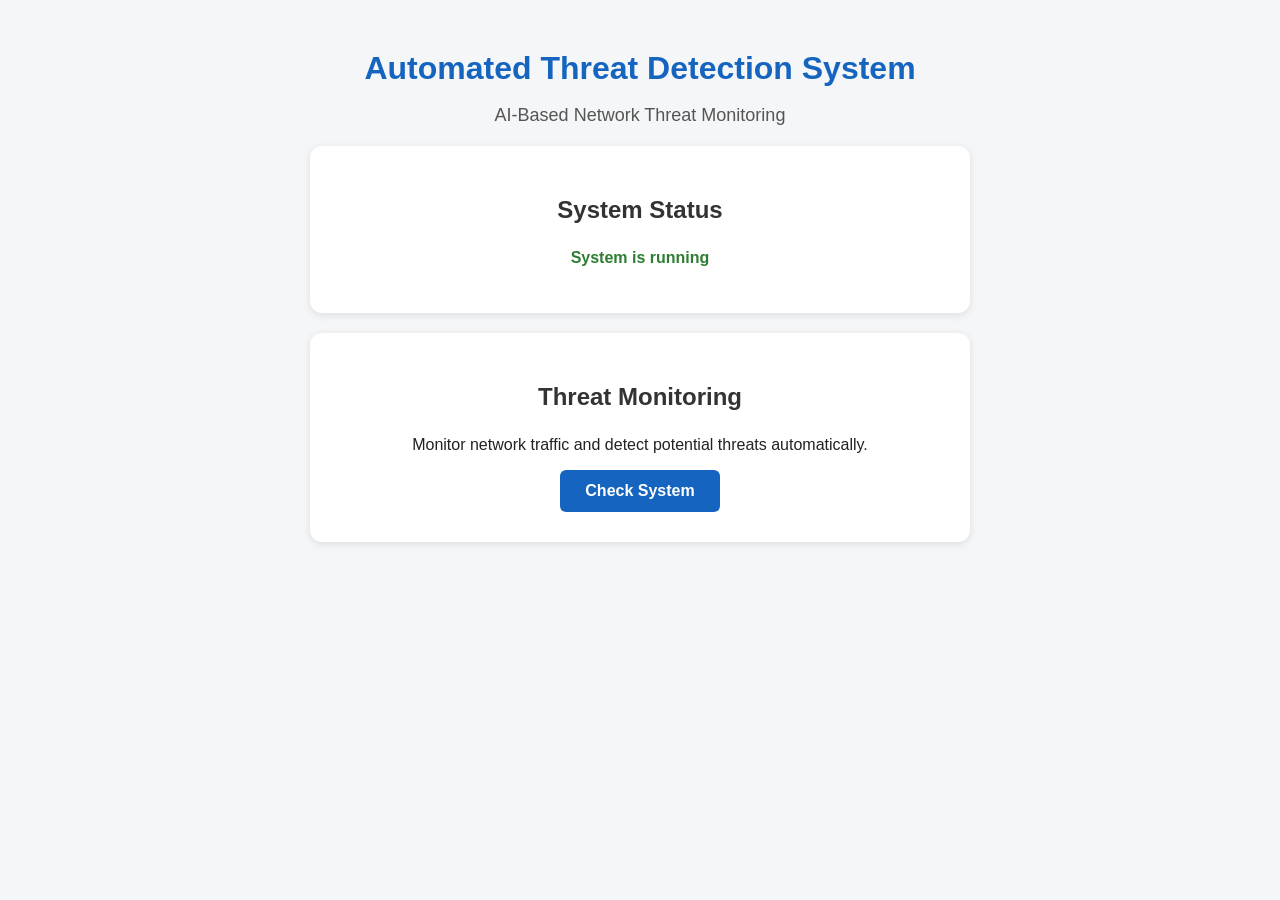
<file: frontend/index.html>
<!DOCTYPE html>
<html>
<head>
    <title>Automated Threat Detection</title>
    <link rel="stylesheet" href="style.css">
</head>

<body>

    <div class="container">
        <h1>Automated Threat Detection System</h1>

        <p class="subtitle">
            AI-Based Network Threat Monitoring
        </p>

        <div class="card">
            <h2>System Status</h2>
            <p id="status">System is running</p>
        </div>

        <div class="card">
            <h2>Threat Monitoring</h2>
            <p>Monitor network traffic and detect potential threats automatically.</p>

            <button onclick="checkStatus()">Check System</button>
        </div>
    </div>

    <script src="script.js"></script>

</body>
</html>
</file>
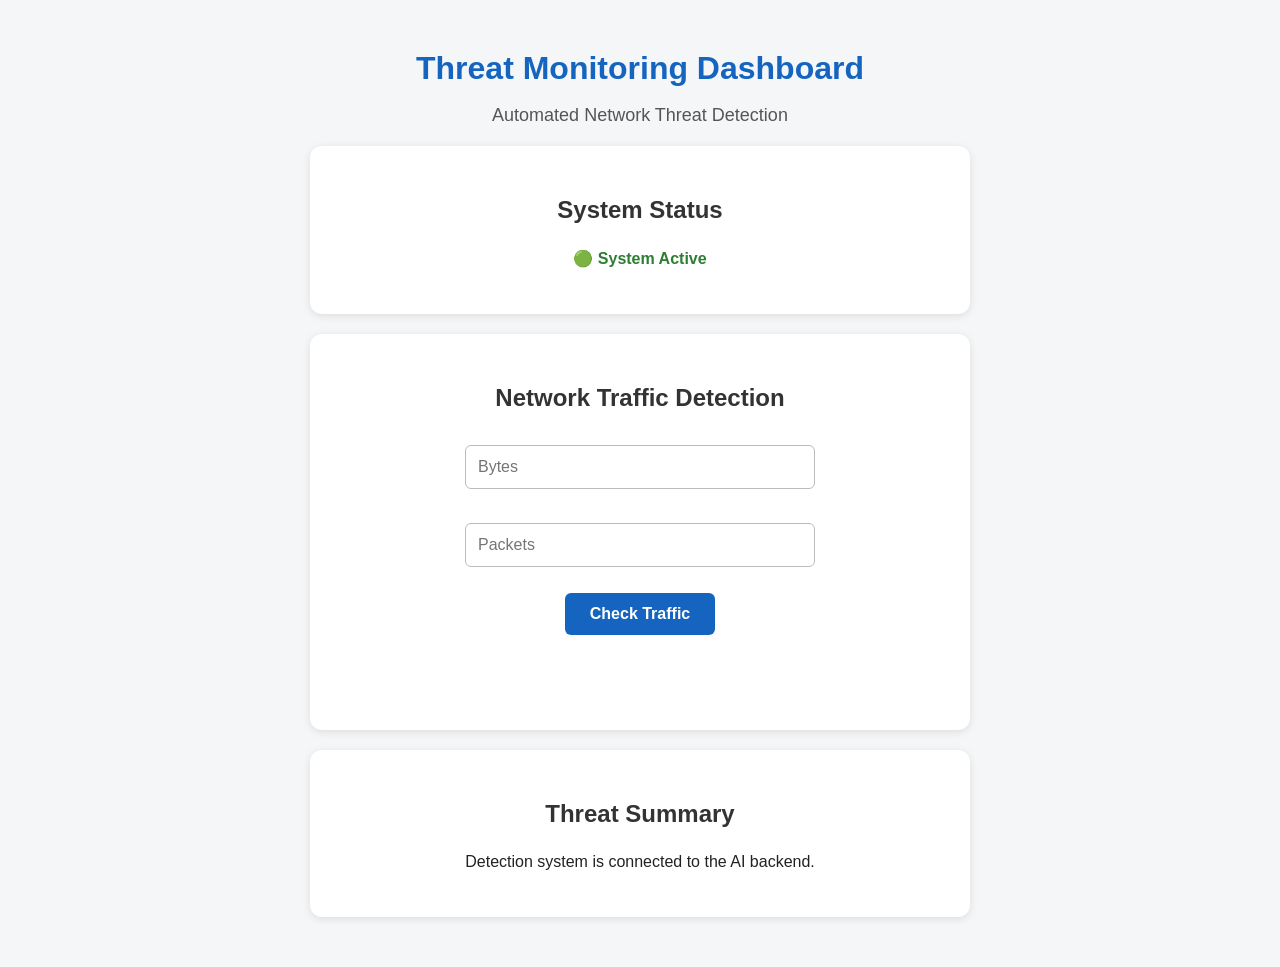
<file: frontend/dashboard.html>
<!DOCTYPE html>
<html>
<head>
    <title>Threat Monitoring Dashboard</title>
    <link rel="stylesheet" href="style.css">
</head>

<body>

    <div class="container">

        <h1>Threat Monitoring Dashboard</h1>
        <p class="subtitle">Automated Network Threat Detection</p>

        <div class="card">
            <h2>System Status</h2>
            <p>🟢 System Active</p>
        </div>

        <div class="card">
            <h2>Network Traffic Detection</h2>

            <input type="number" id="bytes" placeholder="Bytes" min="0">
            <br><br>

            <input type="number" id="packets" placeholder="Packets" min="0">
            <br><br>

            <button onclick="checkThreat()">Check Traffic</button>

            <p id="result"></p>
        </div>

        <div class="card">
            <h2>Threat Summary</h2>
            <p>Detection system is connected to the AI backend.</p>
        </div>

    </div>

    <script>
        async function checkThreat() {

            const bytesInput = document.getElementById("bytes").value;
            const packetsInput = document.getElementById("packets").value;
            const result = document.getElementById("result");

            // Check if fields are empty
            if (bytesInput === "" || packetsInput === "") {
                result.innerText = "Please enter both bytes and packets.";
                return;
            }

            const bytes = Number(bytesInput);
            const packets = Number(packetsInput);

            // Check for negative values
            if (bytes < 0 || packets < 0) {
                result.innerText = "Bytes and packets cannot be negative.";
                return;
            }

            try {
                const response = await fetch(
                    "https://automated-threat-detection.onrender.com/detect",
                    {
                        method: "POST",
                        headers: {
                            "Content-Type": "application/json"
                        },
                        body: JSON.stringify({
                            bytes: bytes,
                            packets: packets
                        })
                    }
                );

                const data = await response.json();

                // Display API error
                if (!response.ok) {
                    result.innerText =
                        data.error || "Invalid input.";
                    return;
                }

                // Display prediction
                result.innerText = data.result;

            } catch (error) {
                result.innerText =
                    "Unable to connect to the server.";
            }
        }
    </script>

</body>
</html>
</file>
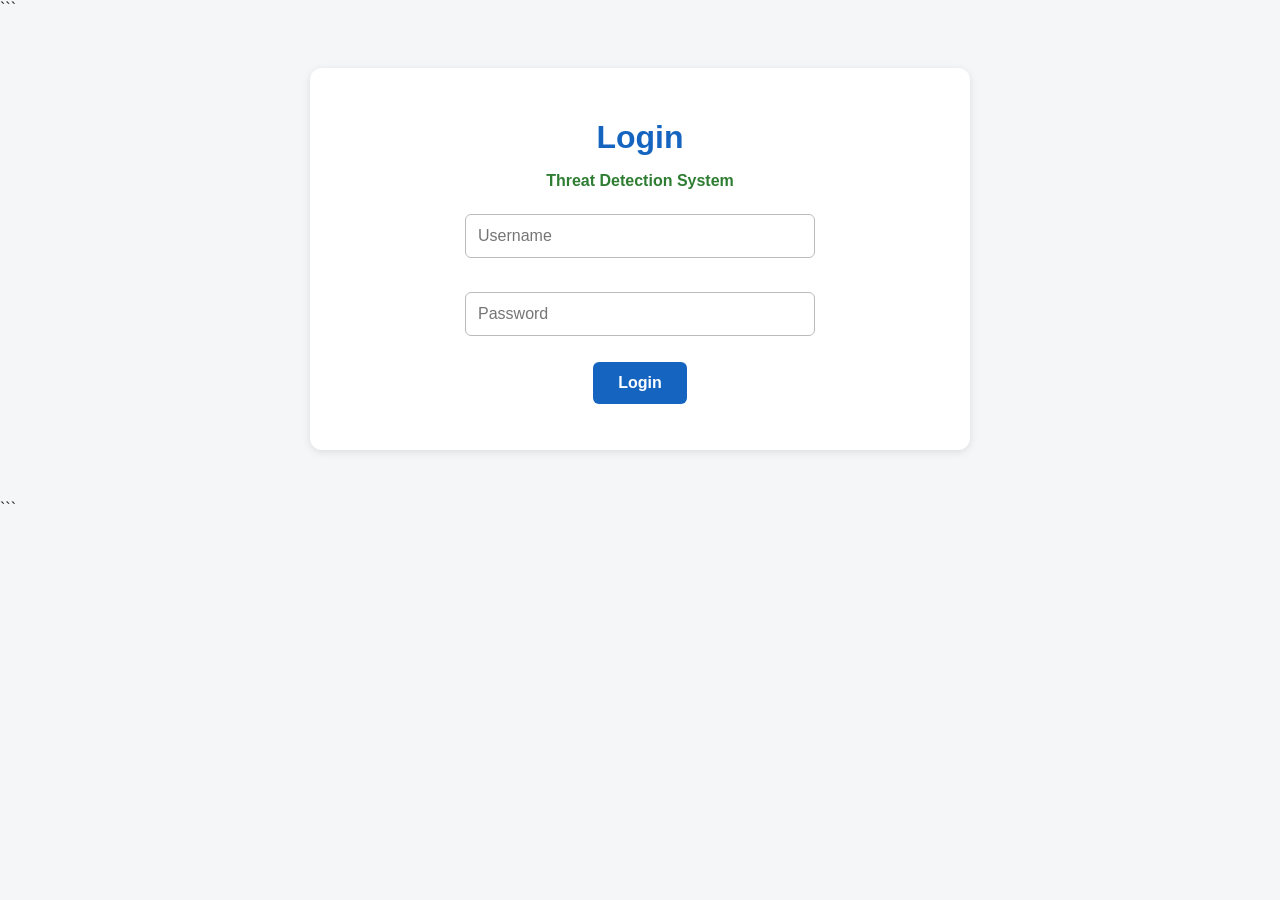
<file: frontend/login.html>
<!DOCTYPE html>

<html>
<head>
    <title>Login - Threat Detection System</title>
    <link rel="stylesheet" href="style.css">
</head>

<body>

```
<div class="container">
    <div class="card">
        <h1>Login</h1>

        <p>Threat Detection System</p>

        <input type="text" id="username" placeholder="Username">
        <br><br>

        <input type="password" id="password" placeholder="Password">
        <br><br>

        <button onclick="login()">Login</button>

        <p id="message"></p>
    </div>
</div>

<script>
    function login() {
        const username = document.getElementById("username").value;
        const password = document.getElementById("password").value;
        const message = document.getElementById("message");

        if (username === "admin" && password === "admin123") {
            message.innerText = "Login successful!";
        } else {
            message.innerText = "Invalid username or password.";
        }
    }
</script>
```

</body>
</html>
</file>
<file: frontend/style.css>
body {
    font-family: Arial, sans-serif;
    background: #f4f6f8;
    margin: 0;
    padding: 0;
    color: #222;
}

.container {
    width: 80%;
    max-width: 900px;
    margin: 50px auto;
    text-align: center;
}

h1 {
    margin-bottom: 10px;
    color: #1565c0;
}

.subtitle {
    color: #555;
    font-size: 18px;
}

.card {
    background: white;
    padding: 30px;
    margin: 20px auto;
    max-width: 600px;
    border-radius: 12px;
    box-shadow: 0 2px 8px rgba(0, 0, 0, 0.1);
}

.card h2 {
    margin-bottom: 25px;
    color: #333;
}

input {
    width: 80%;
    max-width: 350px;
    padding: 12px;
    margin: 8px 0;
    border: 1px solid #bbb;
    border-radius: 6px;
    font-size: 16px;
    box-sizing: border-box;
}

input:focus {
    outline: none;
    border-color: #1565c0;
    box-shadow: 0 0 4px rgba(21, 101, 192, 0.3);
}

button {
    padding: 12px 25px;
    border: none;
    border-radius: 6px;
    cursor: pointer;
    font-size: 16px;
    font-weight: bold;
    background: #1565c0;
    color: white;
}

button:hover {
    background: #0d47a1;
}

#result {
    margin-top: 20px;
    font-size: 20px;
    font-weight: bold;
    min-height: 25px;
}

.card:first-of-type p {
    color: #2e7d32;
    font-weight: bold;
}
</file>
